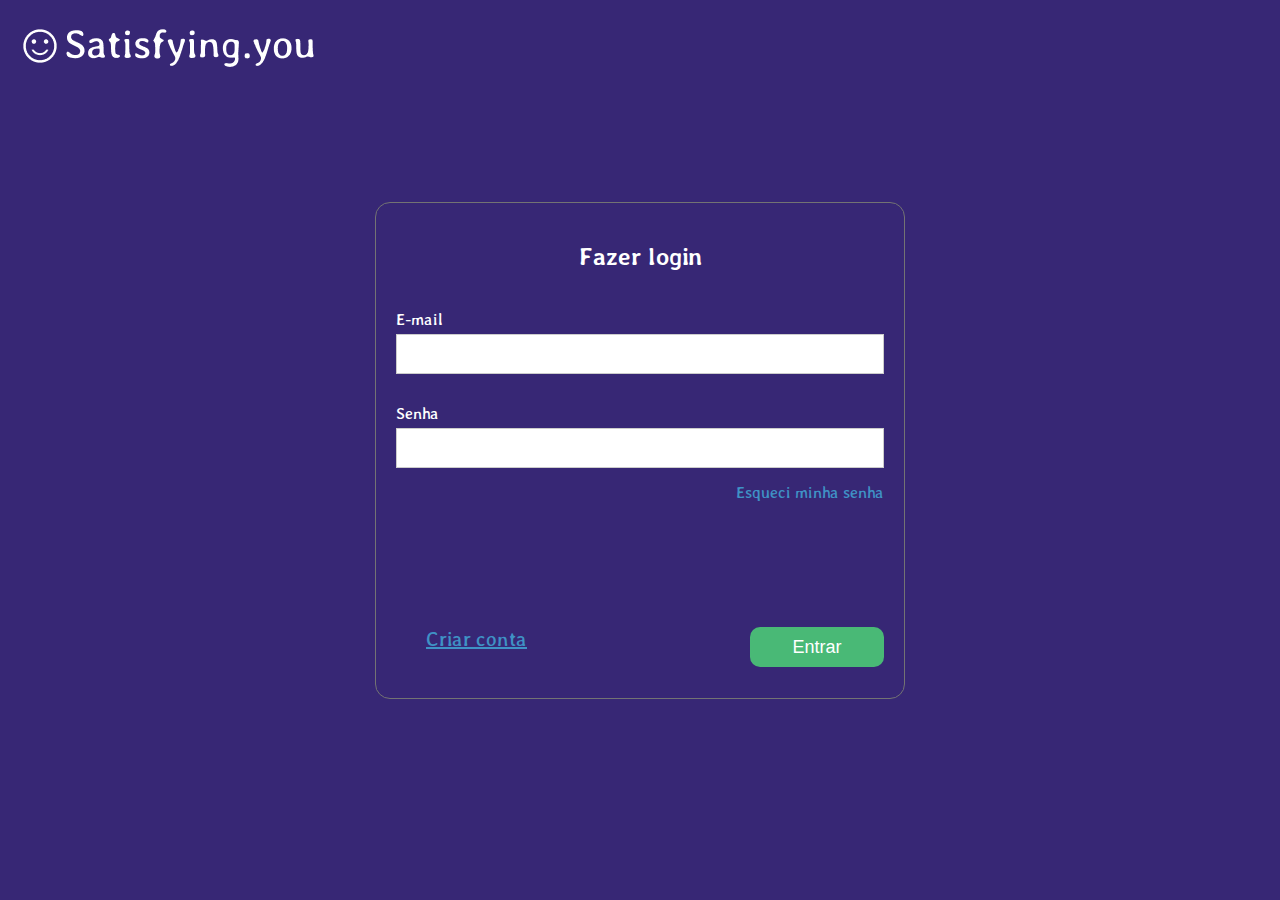
<file: Index.html>
<!DOCTYPE html>
<html lang="pt-br">

<head>
  <meta charset="UTF-8">
  <meta name="viewport" content="width=device-width, initial-scale=1.0">
  <title>Index</title>
  <link rel="stylesheet" href="https://fonts.googleapis.com/css2?family=Averia+Libre&display=swap">
  <link rel="stylesheet" href="./css/index.css">
  <link rel="icon" href="./Assets/icon/favicon.ico">
  
</head>

<body>
  
  <div class="logo">
    <img class="img-logo" src="Assets/images/Group13.png" />
    
</div>

  <div class="login-container">

    <h2>Fazer login</h2>
    <br>
    <form id="formLogin">
      <div class="form-group">
        <label class="form-group label" for="E-mail">E-mail</label>
        <input class="form-group input" type="email" id="E-mail" name="E-mail" required>
      </div>
      <div class="form-group">
        <label class="form-group label" for="password">Senha</label>
        <input class="form-group input" type="password" id="password" name="password" required>
        <div class="R"> 
          <span id="formError" style="visibility: hidden">E-mail e/ou senha inválidos.</span>
          <a href="RecuperarSenha.html">Esqueci minha senha</a>
        </div>
      </div>
    
      <div class="form-group">
        <div class="link">
        <a href="NovaConta.html" class="criar">Criar conta</a>
        <button id="btnconfirma" type="submit" class="entrar">Entrar</button>
      </div>
        
      </div>

    </form>
  </div>
  
  <script src="Index.js"></script>

</body>

</html>
</file>
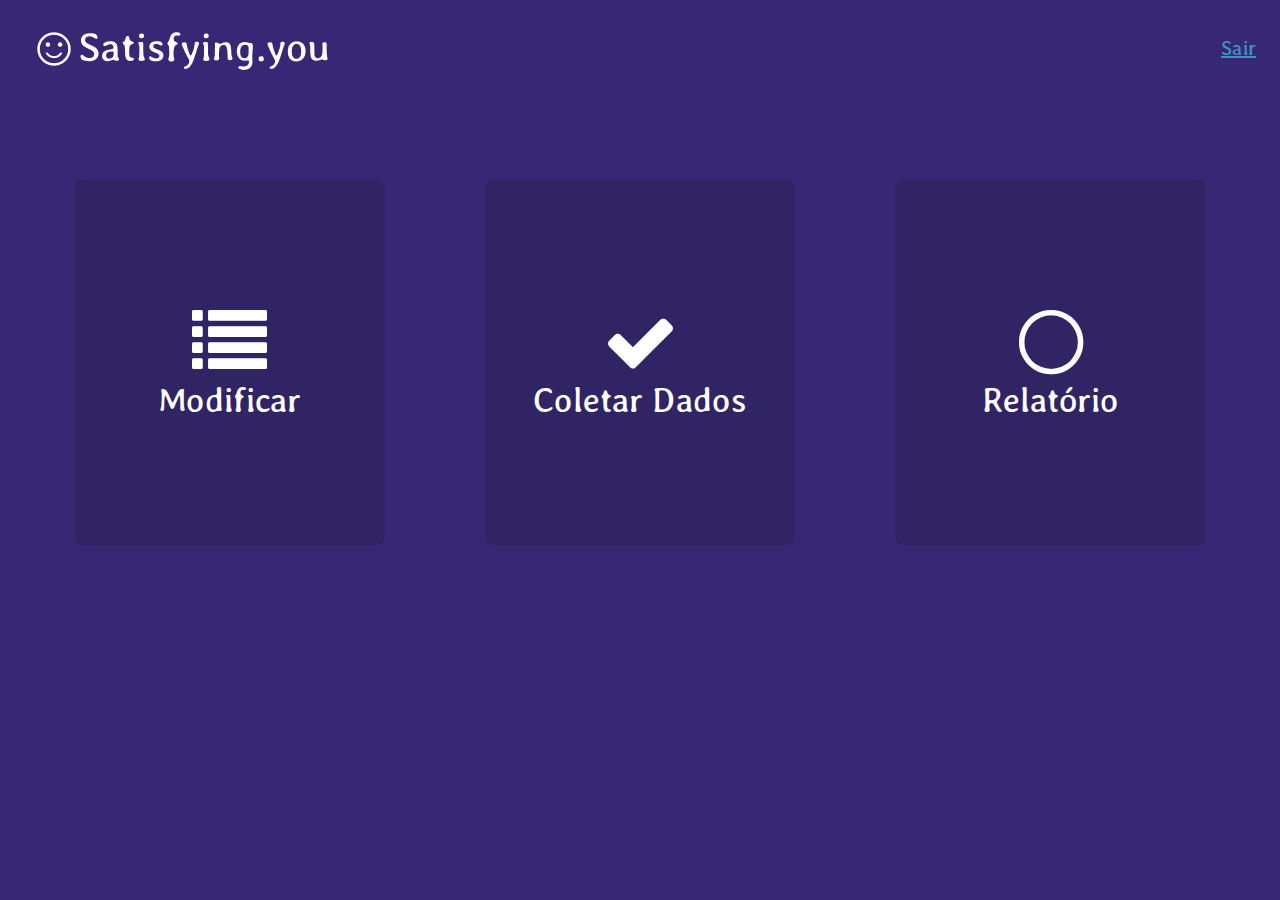
<file: AcoesPesquisa.html>
<!DOCTYPE html>
<html>

<head>
    <title>AcoesPesquisa</title>
    <meta charset="UTF-8">
    <meta name="viewport" content="width=device-width, initial-scale=1.0">
    <link rel="stylesheet" href="./css/acoesPesquisa.css">
    <link rel="icon" href="./Assets/icon/favicon.ico">
    <link rel="stylesheet" href="https://cdnjs.cloudflare.com/ajax/libs/font-awesome/4.7.0/css/font-awesome.css">
    <link rel="stylesheet" href="https://fonts.googleapis.com/css2?family=Averia+Libre&display=swap">
</head>

<body>
    <div class="rootacao">
        <div class="containerum">
            <img src="/Assets/images/Group13.png" />
            <a class="sair" href="/">Sair</a>
        </div>

        <div class="meioacao">
            <div class="opcoes">
                <a href="ModificarPesquisa.html" class="icon1" id="linkModificar"> <i class="fa fa-list fa-3x corbranca"  aria-hidden="true"></i> </a>
                <h1 class="corbranca">Modificar</h1>
            </div>

            <div class="opcoes">
                <a href="Coleta.html"> <i class="fa fa-check fa-3x corbranca" aria-hidden="true"></i> </a>
                <h1 class="corbranca" >Coletar Dados</h1>
            </div>

            <div class="opcoes">
                <a href="Relatorio.html"> <i class="fa fa-circle-thin fa-3x corbranca"></i></a>
                <h1 class="corbranca">Relatório</h1>
            </div>
        </div>
    </div>

    <script src="AcoesPesquisa.js">

    </script>

</body>
</html>
</file>
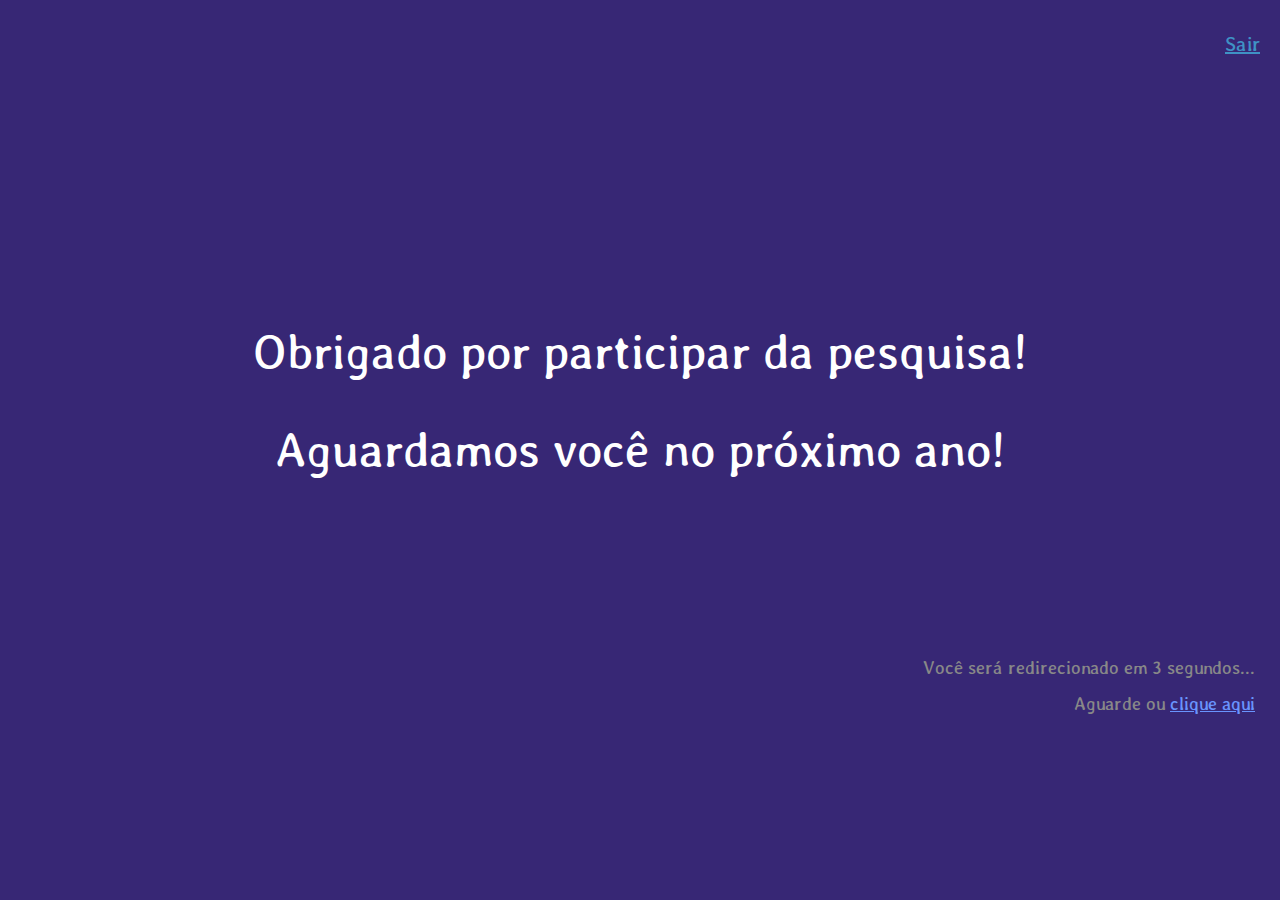
<file: AgradecimentoParticipacao.html>
<!DOCTYPE html>
<html lang="pt-br">
<head>
    <meta charset="UTF-8">
    <meta name="viewport" content="width=device-width, initial-scale=1.0">
    <title>Agradecimento de Participação</title>

    <link rel="icon" href="./Assets/icon/favicon.ico">
    <link rel="stylesheet" href="https://fonts.googleapis.com/css2?family=Averia+Libre&display=swap">
    <link rel="stylesheet" href="./css/agradecimentoParticipacao.css">
</head>
<body>
    <header>
        <a href="./Index.html">Sair</a>
    </header>

    <main>
        <div class="mensagem">
            <h1>Obrigado por participar da pesquisa!</h1>
            <h1>Aguardamos você no próximo ano!</h1>
        </div>

        <div class="aviso">
            <p>Você será redirecionado em 3 segundos...</p>
            <p>Aguarde ou <a href="./Coleta.html">clique aqui</a></p>
        </div>
    </main>

    <script src="./AgradecimentoParticipacao.js"></script>

</body>
</html>
</file>
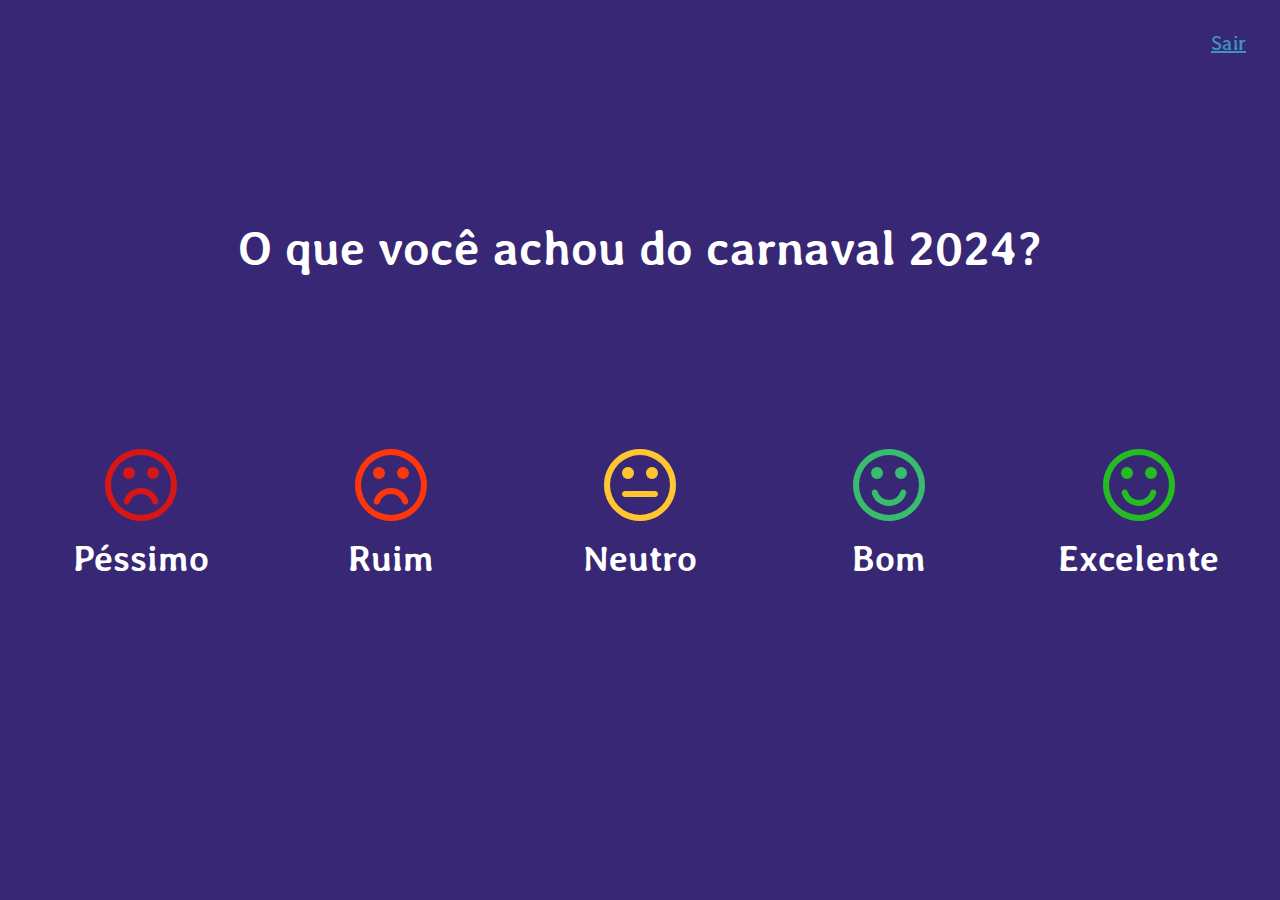
<file: Coleta.html>
<!DOCTYPE html>
<html>

<head>
    <title>Coleta</title>
    <meta charset="UTF-8">
    <meta name="viewport" content="width=device-width, initial-scale=1.0">
    <link rel="stylesheet" href="./css/coleta.css">
    <link rel="icon" href="./Assets/icon/favicon.ico">
    <link rel="stylesheet" href="https://cdnjs.cloudflare.com/ajax/libs/font-awesome/4.7.0/css/font-awesome.css">
    <link rel="stylesheet" href="https://fonts.googleapis.com/css2?family=Averia+Libre&display=swap">
    <link rel="stylesheet" href="https://fonts.googleapis.com/icon?family=Material+Icons">
</head>

<body>
    <div class="rootcoleta">
        <div class="containersair">
            <a class="sair" href="/">Sair</a>
        </div>
    
        <div class="meio">
            <h1 class="corbranca">O que você achou do carnaval 2024?</h1>
        </div>
        
        <div class="emojis">
            <div class="containers">
                <a href="AgradecimentoParticipacao.html" class="corvermelhoescura"> <i class="fa fa-frown-o fa-3x" aria-hidden="true"></i></a>
                <h1 class="reacao">Péssimo</h1>
            </div>

            <div class="containers">
                <a href="AgradecimentoParticipacao.html"  class="corlaranja"> <i class="fa fa-frown-o fa-3x" aria-hidden="true"></i></a>
                <h1 class="reacao">Ruim</h1>
            </div>
            
            <div class="containers">
                <a href="AgradecimentoParticipacao.html"  class="coramarela"> <i class="fa fa-meh-o fa-3x" aria-hidden="true"></i></a>
                <h1 class="reacao">Neutro</h1>
            </div>

            <div class="containers">
                <a href="AgradecimentoParticipacao.html"  class="corverde"> <i class="fa fa-smile-o fa-3x" aria-hidden="true"> </i></a>
                <h1 class="reacao">Bom</h1>
            </div>

            <div class="containers">
                <a href="./AgradecimentoParticipacao.html" class="corverde2"> <i class="fa fa-smile-o fa-3x" aria-hidden="true"> </i></a>
                <h1 class="reacao">Excelente</h1>
            </div>
        </div>
    </div>
</body>
</html>
</file>
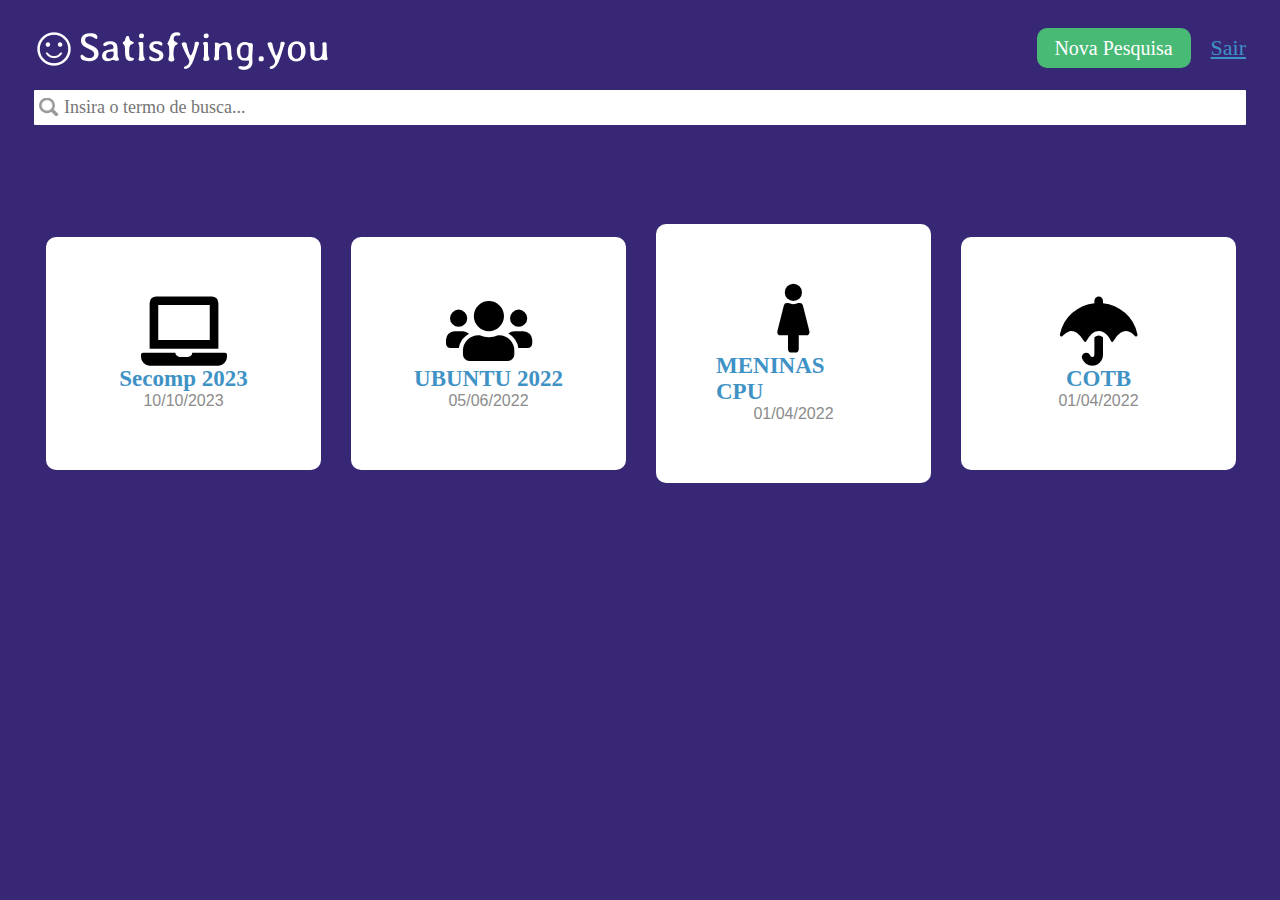
<file: Home.html>
<!DOCTYPE html>
<html>

<head>
    <title>Home</title>
    <meta charset="UTF-8">
    <meta name="viewport" content="width=device-width, initial-scale=1.0">
    <link rel="stylesheet" href="./css/home.css">
    <link rel="icon" href="./Assets/icon/favicon.ico">
    <link rel="stylesheet" href="https://cdnjs.cloudflare.com/ajax/libs/font-awesome/5.15.2/css/all.min.css">
</head>

<body>

    <div class="roothome">
        <div class="container">
            <img src="/Assets/images/Group13.png">
            <a class="sair" href="/">Sair</a>
            <a href="/NovaPesquisa.html"><button type="submit" class="button">Nova Pesquisa</button></a>

            <div class="divpesquisa">              
                <input type="text" id="pesquisa" placeholder="Insira o termo de busca..."/>
            </div>
            
        </div>

        <div class="meio" id="lista"></div>

    </div>
    <script src="Home.js"></script>
</body>

</html>
</file>
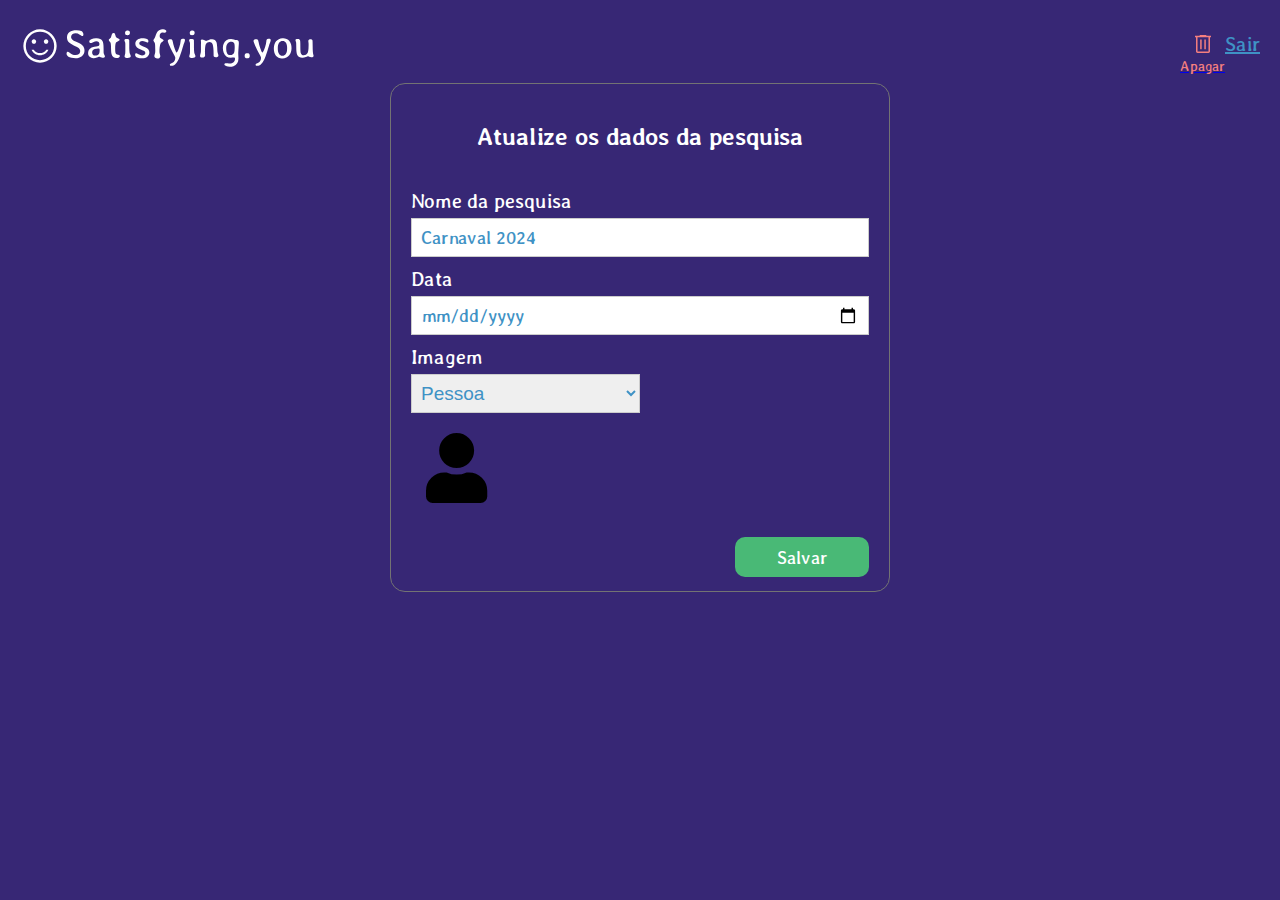
<file: ModificarPesquisa.html>
<!DOCTYPE html>
<html lang="pt-br">

<head>
  <meta charset="UTF-8">
  <meta name="viewport" content="width=device-width, initial-scale=1.0">
  <title>Modificar Pesquisa</title>
  <link rel="stylesheet" href="https://fonts.googleapis.com/css2?family=Averia+Libre&display=swap">
  <link rel="stylesheet" href="./css/modificarPesquisa.css">
  <link rel="icon" href="./Assets/icon/favicon.ico">
  <link rel="stylesheet" href="Assets/icon/favicon.ico">
  <link rel="stylesheet" href="https://cdnjs.cloudflare.com/ajax/libs/font-awesome/5.15.2/css/all.min.css">
</head>

<body>
  <header>
    <img src="./Assets/icon/logo.svg" alt="logo Satisfying.you">

    <div class="botoes">
      <div class="apagar">
        <a href="#popupAtivo" id="btnApagar">
        <img src="./Assets/icon/apagar.svg" alt="icone de lixeira">
        <span>Apagar</span>
      </a>
      </div>
      <a href="Index.html" id="sair">Sair</a>
    </div>   
  </header>

  <main>
    <h1>Atualize os dados da pesquisa</h1>

    <form class="formulario" action="Home.html" id="formModifica">
        <div class="form-group">
          <label class="form-label" for="txtPesquisa">Nome da pesquisa</label>
          <input type="text" class="form-input" name="nomePesquisa" id="txtPesquisa" placeholder="Carnaval 2024" required>
        </div>
        <div class="form-group">
          <label class="form-label" for="txtData">Data</label>
          <input type="date" class="form-input" name="data" id="txtData" required>
        </div>
        <div class="form-group">
          <label class="form-label" for="txtImagem">Imagem</label>
          <select name="imagem" id="listaImagem" class="form-select">
            <option value="fa-user">Pessoa</option>
            <option value="fa-users">Pessoas</option>
            <option value="fa-phone">Telefone</option>
            <option value="fa-envelope">E-mail</option>
            <option value="fa-music">Música</option>
            <option value="fa-heart">Coração</option>
            <option value="fa-laptop">Notebook</option>
            <option value="fa-bomb">Bomba</option>
            <option value="fa-cloud">Nuvem</option>
            <option value="fa-bolt">Raio</option>
            <option value="fa-ghost">Fantasma</option>
            <option value="fa-mug-hot">Café</option>
            <option value="fa-umbrella">Guarda-chuva</option>
            <option value="fa-female">Mulher</option>
            <option value="fa-male">Homem</option>
          </select>

          <div>
            <i id="exemploIcone" class="fa fa-3x fa-user"></i>
          </div>
        </div>

      <div class="btn-criar">    
          <button type="submit">Salvar</button>
      </div>
    </form>
  </main>

  <div class="container-popup" id="popupAtivo">
    <div class="popup">
      <span>Tem certeza de apagar essa pesquisa?</span>
      <div class="btn-popup">
        <a href="./Home.html"><button class="btn-Sim" id="botaoExcluir">Sim</button></a>
        <!--o href do botão "Cancelar" funciona como um link vazio e fecha o popup usando a pseudo-classe :target-->
        <a href="#"><button class="btn-Nao">Cancelar</button></a>
      </div>
    </div>
  </div>
  <script src="ModificarPesquisa.js">

  </script>
</body>
</html>
</file>
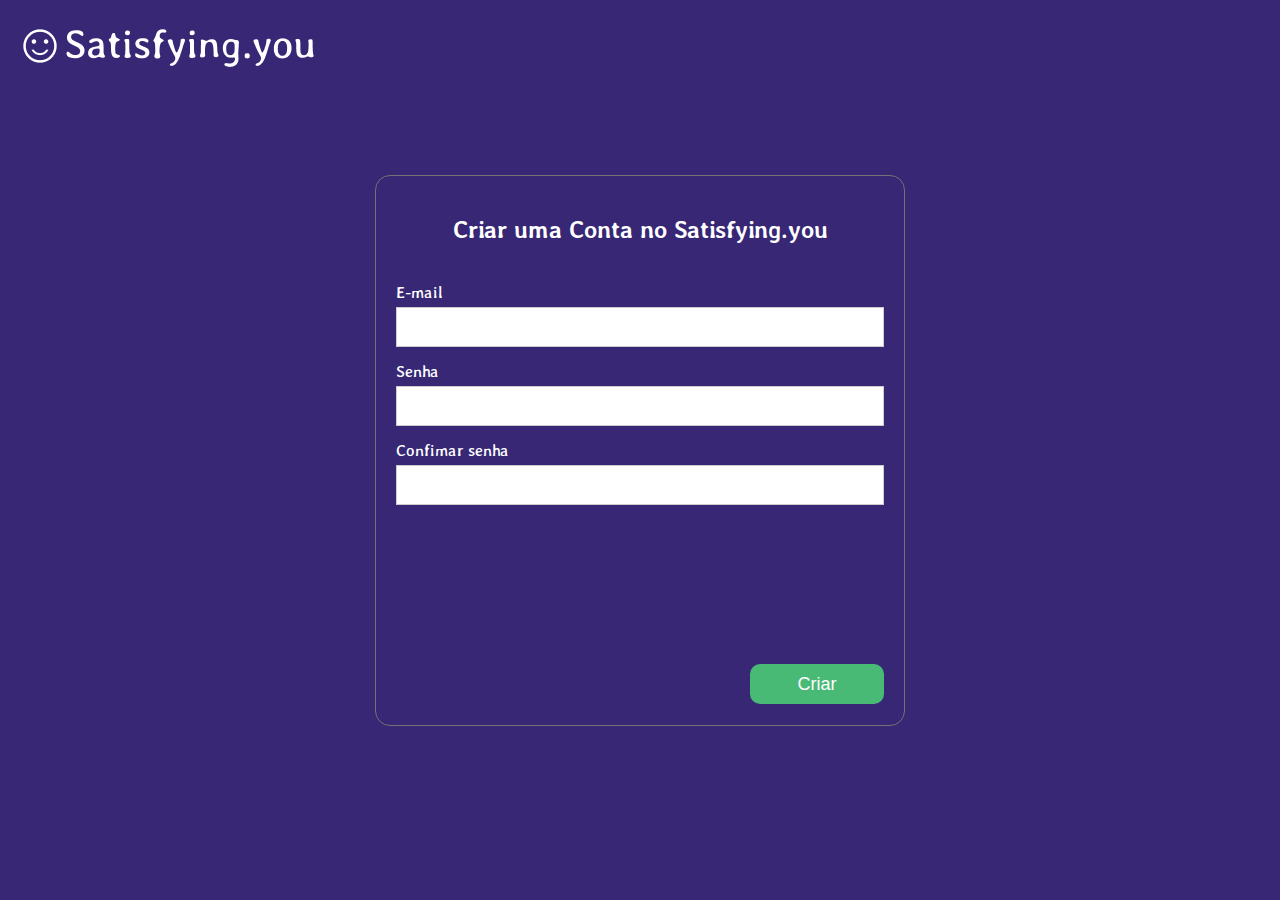
<file: NovaConta.html>
<!DOCTYPE html>
<html lang="pt-br">
<html>

<head>
    <meta charset="UTF-8">
    <meta name="viewport" content="width=device-width, initial-scale=1.0">
    <title>Nova Conta</title>
    <link rel="stylesheet" href="https://fonts.googleapis.com/css2?family=Averia+Libre&display=swap">
    <link rel="stylesheet" href="css/novaConta.css">
    <link rel="icon" href="./Assets/icon/favicon.ico">

</head>

<body>


    <div class="logo">
        <img class="img-logo" src="Assets/images/Group13.png" />

    </div>
    <div class="login-container">
        <h2>Criar uma Conta no Satisfying.you</h2>
        <br>

        <form id="criarConta">
            <div class="form-group">
                <label for="E-mail">E-mail</label>
                <input type="email" id="E-mail" required>
            </div>

            <div class="form-group">
                <label for="password"> Senha </label>
                <input type="password" id="password" name="password" required>
            </div>

            <div class="form-group">
                <label for="password"> Confimar senha </label>
                <input type="password" id="password2" name="password2" required>
            </div>

            <div class="form-group" id="formError" style="visibility: hidden;">
                <span>As senhas não conferem</span>
            </div>

            <div class="form-group">
             <div class="link">
                <button id="btncriar" type="submit" class="criar">Criar</button>
             </div>
            </div>
        </form>
    </div>
    <script src="NovaConta.js"></script>
</body>

</html>
</file>
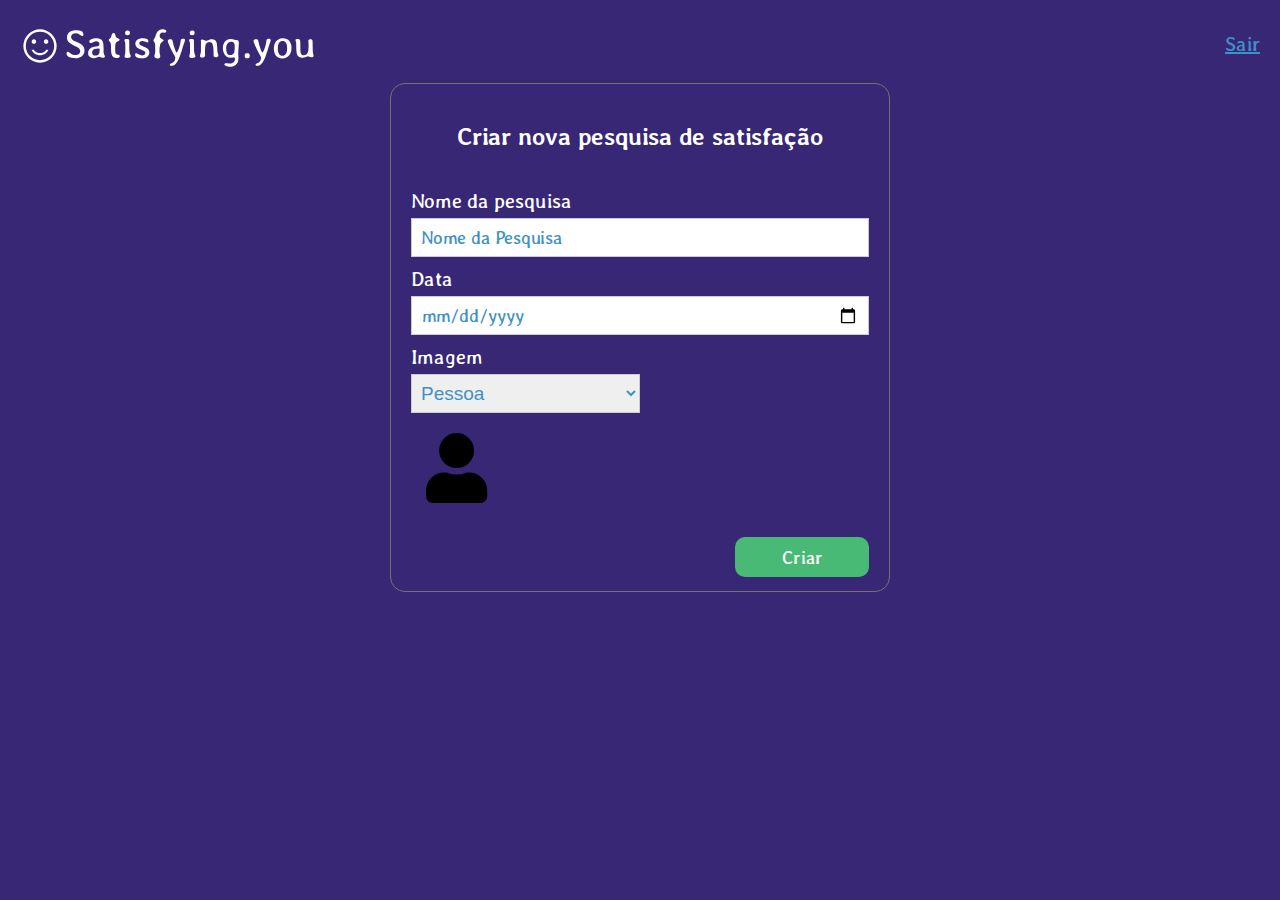
<file: NovaPesquisa.html>
<!DOCTYPE html>
  <html lang="pt-br">
  <head>
    <meta charset="UTF-8">
    <meta name="viewport" content="width=device-width, initial-scale=1.0">
    <title>Nova Pesquisa</title>

    <link rel="stylesheet" href="https://fonts.googleapis.com/css2?family=Averia+Libre&display=swap">
    <link rel="stylesheet" href="./css/novaPesquisa.css">
    <link rel="icon" href="./Assets/icon/favicon.ico">
    <link rel="stylesheet" href="https://cdnjs.cloudflare.com/ajax/libs/font-awesome/5.15.2/css/all.min.css">
  </head>
  <body>
    <header>
        <img src="./Assets/icon/logo.svg" alt="logo Satisfying.you">
        <a href="Index.html">Sair</a>
    </header>

    <main>
      <h1>Criar nova pesquisa de satisfação</h1>

      <form class="formulario" action="./Home.html" id="formAdicionar">
          <div class="form-group">
            <label class="form-label" for="txtPesquisa">Nome da pesquisa</label>
            <input type="text" class="form-input" name="nomePesquisa" id="txtPesquisa" placeholder="Nome da Pesquisa" required>
          </div>
          <div class="form-group">
            <label class="form-label" for="txtData">Data</label>
            <input type="date" class="form-input" name="data" id="txtData" required>
          </div>
          <div class="form-group">
            <label class="form-label" for="txtImagem">Imagem</label>
            <select name="imagem" id="listaImagem" class="form-select">
              <option value="fa-user">Pessoa</option>
              <option value="fa-users">Pessoas</option>
              <option value="fa-phone">Telefone</option>
              <option value="fa-envelope">E-mail</option>
              <option value="fa-music">Música</option>
              <option value="fa-heart">Coração</option>
              <option value="fa-laptop">Notebook</option>
              <option value="fa-bomb">Bomba</option>
              <option value="fa-cloud">Nuvem</option>
              <option value="fa-bolt">Raio</option>
              <option value="fa-ghost">Fantasma</option>
              <option value="fa-mug-hot">Café</option>
              <option value="fa-umbrella">Guarda-chuva</option>
              <option value="fa-female">Mulher</option>
              <option value="fa-male">Homem</option>
            </select>

            <div>
              <i id="exemploIcone" class="fa fa-3x fa-user"></i>
            </div>
          </div>
  
        <div class="btn-criar">    
            <button type="submit">Criar</button>
        </div>
      </form>
    </main>

    <script src="NovaPesquisa.js"></script>
  </body>
  </html>
</file>
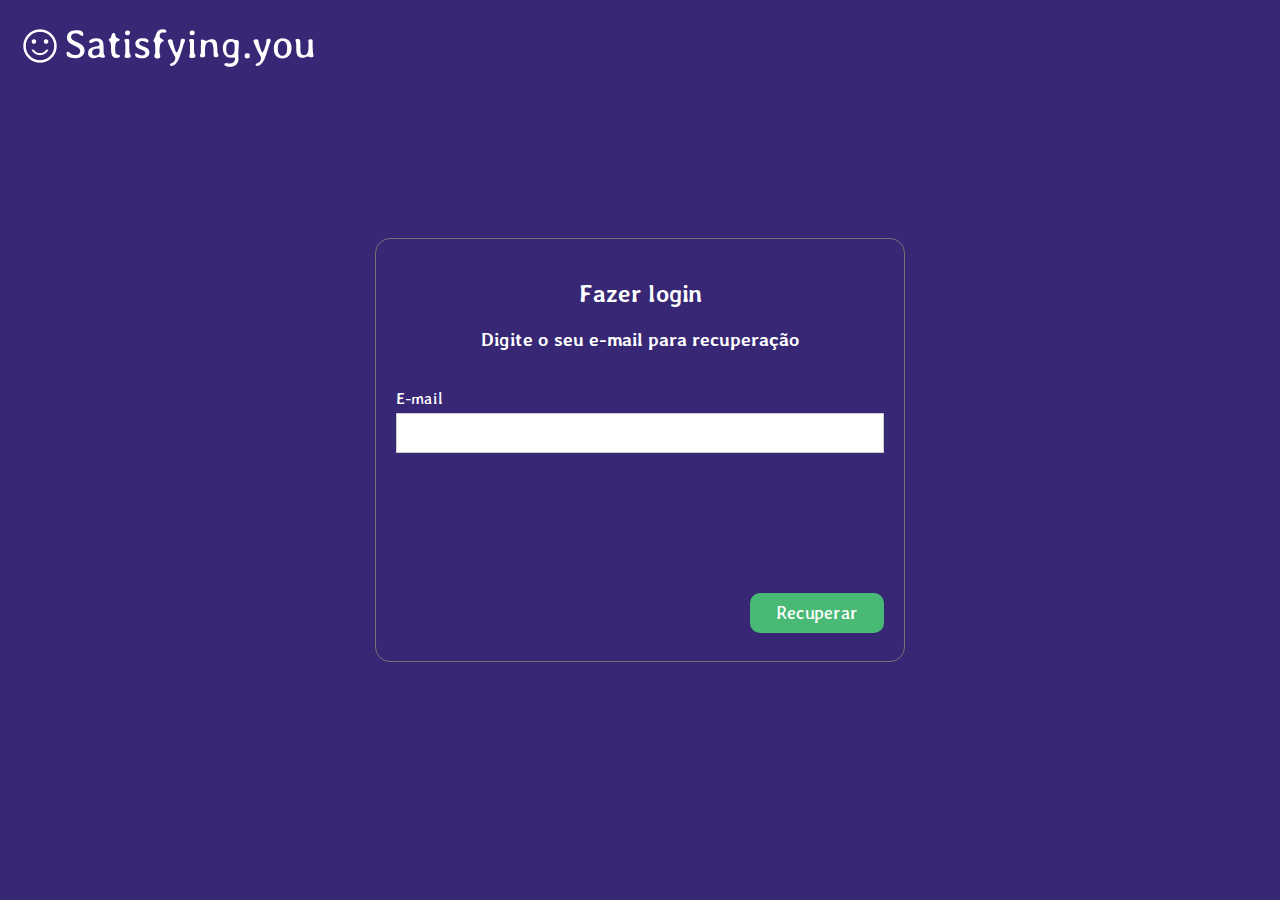
<file: RecuperarSenha.html>
<!DOCTYPE html>
<html lang="pt-br">

<head>
    <meta charset="UTF-8">
    <meta name="viewport" content="width=device-width, initial-scale=1.0">
    <title>RecuperarSenha</title>
    <link rel="stylesheet" href="https://fonts.googleapis.com/css2?family=Averia+Libre&display=swap">
    <link rel="stylesheet" href="./css/recuperarSenha.css">
    <link rel="icon" href="./Assets/icon/favicon.ico">
    <link rel="stylesheet" href="Assets/icon/favicon.ico">
</head>

<body>

    <div class="logo">
        
        <img class="img-logo" src="Assets/images/Group13.png" />

    </div>

    <div class="login-container">
        <h2>Fazer login</h2>
        <h3>Digite o seu e-mail para recuperação</h3>
        <br>
        <form id="recuperar">
            <div class="form-group">
                <label class="form-group label" for="E-mail">E-mail</label>
                <input class="form-group input" type="email" id="E-mail" name="E-mail" required>
            </div>
            <div class="form-group">
                <div class="link">
                    <a href="Index.html" class="recuperar">Recuperar</a>
                </div>
            </div>

        </form>
    </div>


</body>

</html>
</file>
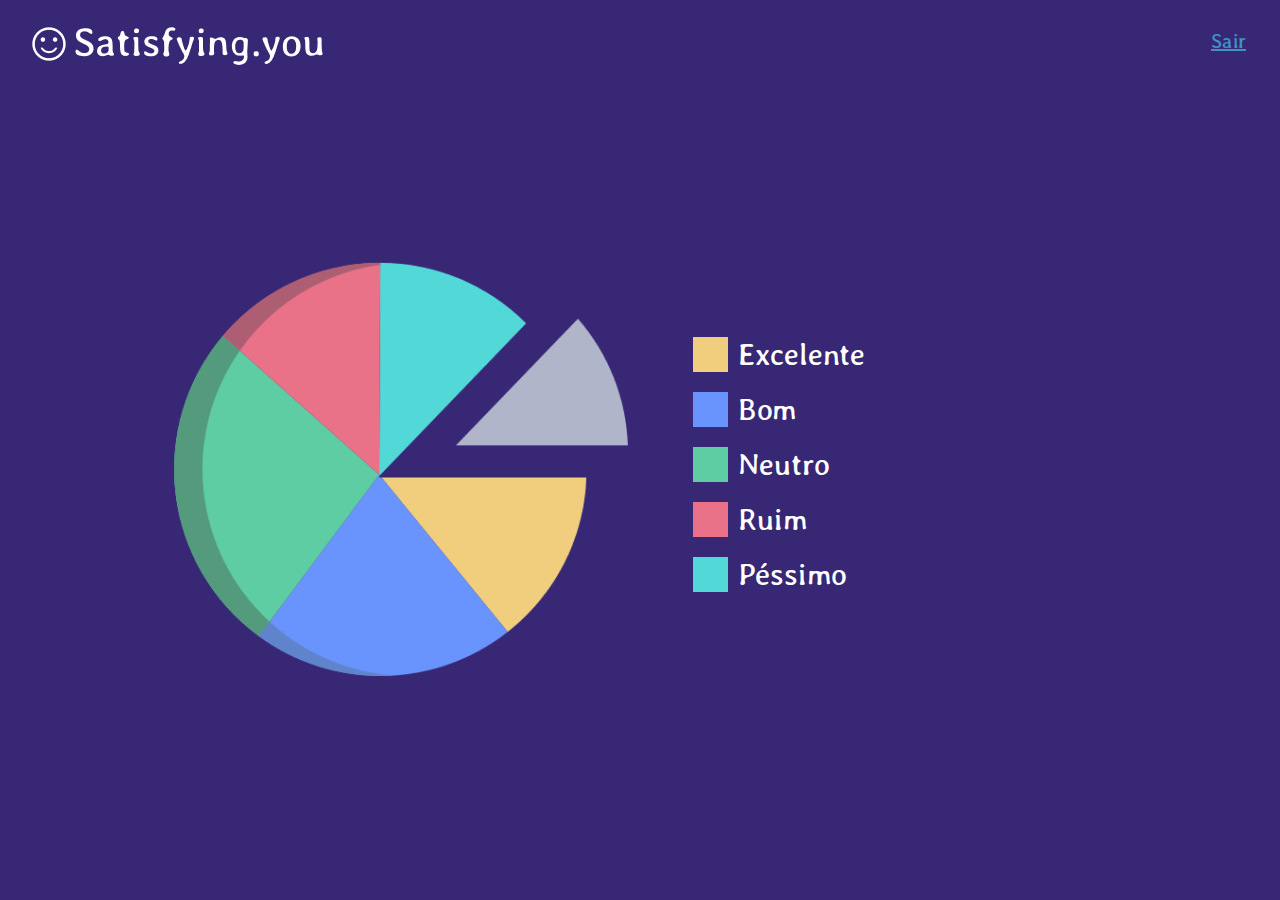
<file: Relatorio.html>
<!DOCTYPE html>
<html>
    <head>
        <title>Relatorio</title>
        <meta charset="UTF-8">
        <meta name="viewport" content="width=device-width, initial-scale=1.0">
        <link rel="stylesheet" href="./css/relatório.css">
        <link rel="stylesheet" href="https://cdnjs.cloudflare.com/ajax/libs/font-awesome/4.7.0/css/font-awesome.css">
        <link rel="icon" href="./Assets/icon/favicon.ico">
        <link rel="stylesheet" href="https://fonts.googleapis.com/css2?family=Averia+Libre&display=swap">
        <link href="https://fonts.googleapis.com/icon?family=Material+Icons" rel="stylesheet">
    </head>
    
    <body>
    
        <div class="rootRelatorio">
            <div class="container">
                <img src="/Assets/images/Group13.png">
                <a class="sair" href="/">Sair</a>
            </div>
            
            <div class="meio">
                <div class="gigantesco">
                    <img src="/Assets/images/pie-chart1.png">
                </div>
    
                <div class="ajustando">
                    <div class="indicadores">
                        <img src="/Assets/images/Rectangle 3.png" class="imagem">
                        <span class="corbranca">Excelente<span>
                    </div>
    
                    <div class="indicadores">
                        <img src="/Assets/images/Rectangle 4.png" class="imagem">
                        <span class="corbranca">Bom<span>
                    </div>
    
                    <div class="indicadores">
                        <img src="/Assets/images/Rectangle 5.png" class="imagem">
                        <span class="corbranca">Neutro<span>
                    </div>
    
                    <div class="indicadores">
                        <img src="/Assets/images/Rectangle 6.png" class="imagem">
                        <span class="corbranca">Ruim<span>
                    
                    </div>
    
                    <div class="indicadores">
                        <img src="/Assets/images/Rectangle 7.png"class="imagem">
                        <span class="corbranca">Péssimo<span>
                    </div>
    
                </div>
            </div>
            
        </div>

       
    </body>

</html>
</file>
<file: css/index.css>
body {
    font-family: "Averia Libre", sans-serif; 
    margin: 0;
    padding: 0;
    display: flex;
    justify-content: center;
    align-items: center;
    min-height: 100vh;
    background-color: #372775;
  }
  
  .logo{
    position: absolute;
    top: 20px;
    left: 20px;
  }
   
  .login-container {
    background-color: #372775;
    border: 1px solid #737373;
    border-radius: 15px;
    padding: 20px;
    width: 488px;
    height: 455px;
  }
  
  .login-container h2 {
    margin-bottom: 20px;
    color:#fff; 
    display: flex;
    flex-direction: column;
    justify-content: center;
    align-items: center;
  }

  .form-group {
    width: 100%;
    margin-bottom: 15px;
    display: flex;
    flex-direction: column;
    justify-content: center;
    align-items: flex-start;
    
  }

  .form-group label {
    width: 126px;
    height: 29;
    display: flex;
    margin-bottom: 5px;
    color: #fff;
    
  }

  .form-group input {
    width: 100%;
    height: 3em;
    border: 1px solid #ccc;
    box-sizing: border-box;

    
  }
  .R{
    display: flex;
    flex-direction: row;
    justify-content: space-between;
    width: 100%;
  }
  .form-group a {
    text-decoration: none;
    color:#3F92C5;
    text-align: right;
    margin-left: auto;
  }
  
  

  .form-group span {
    
    color: #FD7979;

  }

  .link{
    display: flex;
    flex-direction: row;
    justify-content: space-between;
    width: 100%;
    margin-top: 100px;
  }

  .form-group .criar {
      text-decoration: underline;
      float:left;
      margin-left: 30px;
      margin-top: 10px;
      text-align:left;
      font-size: 20px;
      
  }

  .form-group .entrar {
    
    background-color: #49B976;
    color: #fff;
    border: none;
    border-radius: 10px;
    margin-left: auto;
    cursor: pointer;
    margin-top: 10px;
    width: 134px;
    height: 40px;
    float: right;
    font-size: 18px;
    text-align: center;
    justify-content: center;
    
    
  }
</file>
<file: css/acoesPesquisa.css>
*{
    margin: 0;
    padding: 0;
    box-sizing: border-box;
}

body {
    font-family: "Averia Libre", sans-serif;
    justify-content: center;
    align-items: center;
    min-height: 100vh;
    background-color: #372775;
}

.rootacao {
    padding: 13px 24px;
    height: 100vh;
    border: none;
}

.containerum {
    margin: 10px;
    width: 100%;
}

.sair {
    display: flex;
    align-items: center;
    justify-content: center;
    flex-wrap: nowrap;
    font-family: "Averia Libre";
    color: #3F92C5;
    font-size: 20px;
    text-decoration-line: underline;
    height: 40px;
    float: right;
    padding: 5px;
    margin: 5px;
}

.meioacao {
    display: flex;
    flex-direction: row;
    flex-wrap: nowrap;
    justify-content: space-evenly;
    align-items: center;
    align-content: stretch ;
    margin-top: 25px;
    width: 100%;
    height: 60%;
}

.opcoes {
    display: flex;
    flex-direction: column;
    justify-content: center;
    align-items: center;
    align-content: stretch;
    background-color: #312464;
    font-size: 25px;
    width: 100%;
    height: 70%;
    margin: 50px;
    border-radius: 10px;
    padding: 30px 20px;
}

.corbranca{
    font-family: "Averia Libre";
    color: #FFF;
    text-align: center;
    font-size: 34px;
    font-style: normal;
    font-weight: 400;
}

.iconc1{
    color: #ffffff;
  }

  .iconc1:hover{
    color: #ffffff;
  }

  .input-icons i {
    position: absolute;
}
 
.input-icons {
    width: 100%;
    margin-bottom: 10px;
}
 
.icon {
    padding: 10px;
    min-width: 40px;
}
 
.input-field {
    width: 100%;
    padding: 10px;
    text-align: left;
}

@media (max-width: 500px){
    .meioacao{
        display: flex;
        flex-direction: column;
        margin-top: 50px;
    }

    .opcoes{
        font-size: 18px;
        margin: 10px;
        width: 85%;
    }

    .corbranca{
        font-size: 20px;
    }

    .containerum{
        display: flex;
        align-items: center;
        justify-content: space-evenly;
        gap: 10px;
    }

    .containerum img{
        width: 90%;
    }

    .sair{
        font-size: 22px;
    }
}
</file>
<file: css/agradecimentoParticipacao.css>
*{
    margin: 0;
    padding: 0;
    box-sizing: border-box;
}

body{
    font-family: "Averia Libre", sans-serif; 
    background-color: #372775;
    display: flex;
    flex-direction: column;
    /*align-items: center;*/
    height: 100vh;
}

header{
    display: flex;
    align-items: center;
    justify-content: end;
    width: 100%;
    padding: 27px 20px 5px;
    margin-top: 5px;
}

header a{
  color: #3F92C5;
  font-size: 20px;
  text-decoration-line: underline;
}

main{
    display: flex;
    flex-direction: column;
    width: 100%;
    min-height: 90vh;
    align-items: center;
    justify-content: center;
}

.mensagem h1{
    color: #ffffff;
    font-size: 48px;
    text-align: center;
    margin-bottom: 40px;
    font-weight: 400;
}

.aviso{
    width: 100%;
    min-height: 10vh;
    display: flex;
    flex-direction: column;
    align-items: flex-end;
    justify-content: flex-end;
    font-size: 18px;
    font-weight: 400;
    position: relative;
    top: 120px;
}

.aviso p{
    color: #888;
    margin-bottom: 15px;
    position: relative;
    right: 25px;
}

.aviso a{
    color: #6994FE;
    text-decoration-line: underline;
}
</file>
<file: css/coleta.css>
*{
    margin: 0;
    padding: 0;
    box-sizing: border-box;
}

body {
    font-family: "Averia Libre", sans-serif;
    justify-content: center;
    align-items: center;
    min-height: 100vh;
    background-color: #372775;
}

.rootcoleta {
    padding: 13px 24px;
    height: 100vh;
    border: none;
}

.sair{
    display: flex;
    justify-content: center;
    align-items: center;
    flex-wrap: nowrap;
    font-family: "Averia Libre";
    color: #3F92C5;
    font-size: 20px;
    text-decoration-line: underline;
    height: 40px;
    float: right;
    padding: 5px;
    margin: 10px 5px;
}

.meio{
    display: flex;
    flex-direction: row;
    flex-wrap: nowrap;
    justify-content: space-evenly;
    align-items: center;
    font-family: "Averia Libre", sans-serif;
    width: 100%;
    height: 40%;
}

.corbranca{
    color:#ffff;
    font-size: 48px;
}

.reacao{
    color:#ffff;
    font-size: 36px;
}

.corverde{
    color:#37BD6D;
}

.corverde2{
    color:#25BC22;
}

.corvermelha{
    color:#ff0000
}

.corlaranja{
    color: #FF360A
}

.coramarela{
    color: #FFC632;
}

.corvermelhoescura{
    color: #D71616;
}

.emojis{
    display: flex;
    flex-direction: row;
    justify-content: center;
    align-items: center;
    align-content: stretch;
    width: 100%;
    height: auto;
    font-size: 28px;
    gap: 15px;
    border-radius: 10px;
    padding-top: 5px;
}

.containers{
    display: flex;
    flex-direction: column;
    justify-content: center;
    align-items: center;
    align-content: stretch;
    width: 100%;
    height: auto;
    gap: 10px;
    margin: 5px;
    border-radius: 10px;
    padding-top: 10px;
}

@media (max-width: 500px){
    .emojis{
        display: flex;
        flex-direction: column;
        font-size: 22px;
    }

    .containers{
        margin: 5px 20px;
        padding-top: 3px;
        width: 60%;
    }

    .meio{
        padding: 0;
        height: 20%;
    }
    .corbranca{
        font-size: 39px;
    }

    .reacao{
        font-size: 30px;
    }

    .sair{
        font-size: 22px;
        margin-bottom: 0;
    }
}
</file>
<file: css/home.css>
*{
    margin: 0;
    padding: 0;
    box-sizing: border-box;
  }
  
  body {
  font-family: "Averia Libre", sans-serif; 
  justify-content: center;
  align-items: center;
  min-height: 100vh;
  background-color: #372775;
  }

   .roothome{
    padding: 13px 24px;
    height: 100vh;    
    border: none;  
    }

    .container{
      margin: 10px;
    }
    
    .divpesquisa{ 
    border: none; 
    height: 30%; 
    } 

    #pesquisa{
    display: flex;
    flex-direction: column;
    justify-content: center;
    width: 100%;
    height: 35px;
    border-radius: 1px;
    border: none;
    margin-top: 15px;
    color: #8B8B8B;
    font-family: "Averia Libre";
    font-size: 18px;
    font-style: normal;
    font-weight: 400;
    padding-left: 30px;
    background-image: url(/Assets/images/iconPesquisa.png);
    background-size: 20px;
    background-repeat: no-repeat;
    background-position: 5px center;
}
    

    #txtBusca{
    float:left;
    background-color: rgb(255, 255, 255);
    padding-left:400px;
    border:none;
    height:36px;
    width:900px;
    }

  .button{
   background-color: #49B976;
   font-family: "Averia Libre";
   font-size: 20px;
   color: #fff;
   text-align: center;
   border: none;
   border-radius: 10px;
   margin-left: auto;
   cursor: pointer;
   width: 154px;
   height: 40px;
   float: right;
   margin-top: 5px;
   margin-right: 10px;
  }

  .sair {
    display: flex;
    justify-content: center;
    align-items: center;
    flex-wrap: nowrap;
    font-family: "Averia Libre";
    color: #3F92C5;
    font-size: 22px;
    text-decoration-line: underline;
    height: 40px;
    float: right;
    margin-top: 5px;
    padding-left: 10px;
}

  .meio{
    display: flex;
    /*flex-direction: row;
    flex-wrap: nowrap;*/
    flex-wrap: wrap;  /*Faz com que ao atingir 4 cards os próximos quebrem para a linha abaixo*/
    justify-content: flex-start;
    align-items: center;
    gap: 30px;
    align-content: stretch;
    padding: 10px;
    padding-right: 2px;
    margin-left: 12px;
    width: 100%;
    height: 50%;
  }

  .c1 {
    display: flex;
    flex-direction: column;
    justify-content: center;
    align-items: center;
    align-content: stretch;
    background-color: #ffffff;
    font-family: Averia Libre;
    color: #3F92C5;
    font-size: 23px;
    font-style: normal;
    font-weight: 400;
    /*width: 100%;*/
    width: calc(25% - 30px);  /*Calcule a largura dos cards para caberem na tela e manter o espaçamento*/
    height: auto;
    margin: 5px 0;
    border-radius: 10px;
    padding: 60px;
}

.c1 p {      /*configurações da data*/
  color: #8B8B8B;
  text-align: center;
  font-family: "Averia Libre", sans-serif;
  font-size: 16px;
  font-style: normal;
  font-weight: 400;
}

  .iconc1{
    color: #000;
  }

  .iconc1:hover{
    color: #372775;
  }

  .input-icons i {
    position: absolute;
}
 
.input-icons {
    width: 100%;
    margin-bottom: 10px;
}
 
.icon {
    padding: 10px;
    min-width: 40px;
}
 
.input-field {
    width: 100%;
    padding: 10px;
    text-align: left;
}

@media (max-width: 500px) {
  .meio{
   flex-wrap: wrap;
   justify-content: space-between;
   margin: 1px;
   padding-right: 10px;
  }
 
  .c1{
   width: calc(50% - 25px);
   margin: 5px; 
   padding: 20px; 
   font-size: 18px;
  }

.button, .sair{
  width: calc(45% - 10px);
  justify-content: flex-end;
  margin-bottom: 10px;
}

.button{
  width: 130px;
  font-size: 18px;
  position: relative;
  left: 90px;
}

 }
</file>
<file: css/modificarPesquisa.css>
*{
  margin: 0;
  padding: 0;
  box-sizing: border-box;
}

body {
    font-family: "Averia Libre", sans-serif; 
    background-color: #372775;
    display: flex;
    flex-direction: column;
    align-items: center;
    min-height: 100vh;
  }
   
header{
    display: flex;
    align-items: center;
    justify-content: space-between;
    width: 100%;
    padding: 20px 20px 5px;
}

.botoes{
  display: flex;
  align-items: flex-start;
  position: relative;
  top: 9px;
}

.apagar{
  text-align: center;
  margin-top: 0 auto;
}

.apagar img{
  display: block;
  margin: 0 auto;
}

.apagar span{
  margin-top: 0px;
  color: #f57f7f;
  font-size: 14px;
  font-family: "Averia Libre", sans-serif;
  text-align: center;
}

#sair{
  color: #3F92C5;
  font-size: 20px;
  text-decoration-line: underline;
  margin-top: 0;
}

 main{
  border: 1px solid #737373;
  border-radius: 15px;
  width: 500px;
  height: 509px;
  padding: 20px 20px 5px;
  margin-top: 10px;
 }

 main h1{
  color: #ffffff;
  font-size: 24px;
  margin-top: 18px;
  margin-bottom: 18px;
  display: flex;
  flex-direction: column;
  justify-content: center;
  align-items: center;
 }

.formulario{
  position: relative;
  top: 20px;
  height: 80%;
}

 .form-group{
  width: 100%;
  display: flex;
  flex-direction: column;
  justify-content: center;
  align-items: flex-start;
  margin-bottom: 10px;
 }

 .form-label{
  color: #ffffff;
  font-size: 20px;
  margin-bottom: 5px;
 }

 .form-select{
    color: #3F92C5;
    border: 1px solid #ccc;
    font-size: 19px;
    padding: 5px;
    margin-bottom: 5px;
    width: 50%;
    height: 39px;
 }

 .form-input{
  width: 100%;
  height: 39px;
  border: 1px solid #ccc;
  font-family: Averia Libre;
  color: #3F92C5;
  font-size: 18px;
  padding: 9px;
 }

 .form-input::placeholder{
  color: #3F92C5;
 }

 #exemploIcone{   /* .form-group img   */
  width: 129px;
  height: 129px;
  margin-top: 5px;
  font-size: 70px;
  padding: 10px 15px;
 }

 .style-file{
  display: flex;
  flex-direction: row;
  align-items: flex-start;
  justify-content: space-between;
  width: 100%;
 }

 .input-file-invisivel{
  display: none;
 }

 .btn-escolher{
  background-color: #88928c;
  color: #fff;
  text-align: center;
  line-height: 30px;
  padding: 5px;
  cursor: pointer;
 }

 .btn-criar{
  display: flex;
  justify-content: flex-end;
  position: relative;
  bottom: 25px;
 }

 .btn-criar button{
  font-family: "Averia Libre", sans-serif;
  background-color: #49B976;
  color: #fff;
  border: none;
  border-radius: 10px;
  width: 134px;
  height: 40px;
  font-size: 18px;
  cursor: pointer;
 }

 /* Estilo do popup*/
 .container-popup {
  display: none;  /* torna o popup invisivel*/
  width: 100%;
  height: 100%;
  padding: 171px 47px;
  justify-content: center;
  align-items: center;
  position: fixed;
  top: 0;
  z-index: 999;
  background-color: rgba(0, 0, 0, 0.5);
}

.container-popup:target{
  display: flex;
}
/* fecha o popup*/
#popupAtivo:target{
  display: block;
}

.popup {
  display: flex;
  flex-direction: column;
  align-items: center;
  position: fixed;
  left: 50%; /*centraliza horizontalmente*/
  transform: translateX(-50%); /*alinha ao centro horizontalmente*/
  min-height: 150px;
  padding: 30px;
  background-color: #2B1F5C;
  color: #ffffff;
  font-family: "Averia Libre";
}

.popup span{
  font-size: 28px;
  text-align: center;
  font-weight: 400;
  width: 403px;
  height: 73px;
}

.btn-popup{
  display: flex;
  align-items: center;
  justify-content: space-between;
  width: 100%;
  height: 70px;
  margin-top: 15px;
}

.btn-popup button{
  color: #ffffff;
  font-family: "Averia Libre";
  font-size: 30px;
  font-weight: 400;
  border: none;
  width: 150px;
  height: 55px;
  cursor: pointer;
}

.btn-Sim{
  background-color: #FF8383;
}

.btn-Nao{
  background-color: #3F92C5;
}
</file>
<file: css/novaConta.css>
body {
  font-family: "Averia Libre", sans-serif; 
  margin: 0;
  padding: 0;
  display: flex;
  justify-content: center;
  align-items: center;
  min-height: 100vh;
  background-color: #372775;
}
 
.logo{
  position: absolute;
  top: 20px;
  left: 20px;
}

.login-container {
  background-color: #372775;
  border: 1px solid #737373;
  border-radius: 15px;
  padding: 20px;
  width: 488px;
  height: 509px;
}

.login-container h2 {
  margin-bottom: 20px;
  color:#fff; 
  display: flex;
  flex-direction: column;
  justify-content: center;
  align-items: center;
}

.form-group {
  width: 100%;
  margin-bottom: 15px;
  display: flex;
  flex-direction: column;
  justify-content: center;
  align-items: flex-start;
  
}

.form-group label {
  width: 126px;
  height: 29;
  display: flex;
  margin-bottom: 5px;
  color: #fff;
  
}

.form-group input {
  width: 100%;
  height: 3em;
  border: 1px solid #ccc;
  box-sizing: border-box;

  
}

.form-group a {
  text-decoration: none;
  color:#3F92C5;
  text-align: right;
  margin-left: auto;
}

.form-group span {
  
  color: #FD7979;

}

.link{
  display: flex;
  flex-direction: row;
  justify-content: space-between;
  width: 100%;
  margin-top: 100px;
}

.form-group .criar {
  background-color: #49B976;
  color: #fff;
  border: none;
  border-radius: 10px;
  margin-left: auto;
  cursor: pointer;
  margin-top: 10px;
  width: 134px;
  height: 40px;
  float: right;
  font-size: 18px;
  text-align: center;
  justify-content: center;
  
}
</file>
<file: css/novaPesquisa.css>
*{
  margin: 0;
  padding: 0;
  box-sizing: border-box;
}

body {
    font-family: "Averia Libre", sans-serif; 
    background-color: #372775;
    display: flex;
    flex-direction: column;
    align-items: center;
    min-height: 100vh;
  }
   
header{
    display: flex;
    align-items: center;
    justify-content: space-between;
    width: 100%;
    padding: 20px 20px 5px;
}

header a{
  color: #3F92C5;
  font-size: 20px;
  text-decoration-line: underline;
}

 main{
  border: 1px solid #737373;
  border-radius: 15px;
  width: 500px;
  height: 509px;
  padding: 20px 20px 5px;
  margin-top: 10px;
 }

 main h1{
  color: #ffffff;
  font-size: 24px;
  margin-top: 18px;
  margin-bottom: 18px;
  display: flex;
  flex-direction: column;
  justify-content: center;
  align-items: center;
 }

.formulario{
  position: relative;
  top: 20px;
  height: 80%;
}

 .form-group{
  width: 100%;
  display: flex;
  flex-direction: column;
  justify-content: center;
  align-items: flex-start;
  margin-bottom: 10px;
 }

 .form-label{
  color: #ffffff;
  font-size: 20px;
  margin-bottom: 5px;
 }

 .form-select{
  color: #3F92C5;
  border: 1px solid #ccc;
  font-size: 19px;
  padding: 5px;
  margin-bottom: 5px;
  width: 50%;
  height: 39px;
 }

 .form-input{
  width: 100%;
  height: 39px;
  border: 1px solid #ccc;
  font-family: Averia Libre;
  color: #3F92C5;
  font-size: 18px;
  padding: 9px;
 }

 .form-input::placeholder{
  color: #3F92C5;
 }

 #exemploIcone{   /* .form-group img   */
  width: 129px;
  height: 129px;
  margin-top: 5px;
  font-size: 70px;
  padding: 10px 15px;
 }

 .style-file{
  display: flex;
  flex-direction: row;
  align-items: flex-start;
  justify-content: space-between;
  width: 100%;
 }

 .input-file-invisivel{
  display: none;
 }

 .btn-escolher{
  background-color: #88928c;
  color: #fff;
  text-align: center;
  line-height: 30px;
  padding: 5px;
  cursor: pointer;
 }

 .btn-criar{
  display: flex;
  justify-content: flex-end;
  position: relative;
  bottom: 25px;
 }

 .btn-criar button{
  font-family: "Averia Libre", sans-serif;
  background-color: #49B976;
  color: #fff;
  border: none;
  border-radius: 10px;
  width: 134px;
  height: 40px;
  font-size: 18px;
  cursor: pointer;
 }
</file>
<file: css/recuperarSenha.css>
body {
    font-family: "Averia Libre", sans-serif; 
    margin: 0;
    padding: 0;
    display: flex;
    justify-content: center;
    align-items: center;
    min-height: 100vh;
    background-color: #372775;
  }
  
  .logo{
    position: absolute;
    top: 20px;
    left: 20px;
  }

  .login-container {
    background-color: #372775;
    border: 1px solid #737373;
    border-radius: 15px;
    padding: 20px;
    width: 488px;
    height: 382px;
  }

  .login-container h2 {
    margin-bottom: 20px;
    color:#fff; 
    display: flex;
    flex-direction: column;
    justify-content: center;
    align-items: center;
  }

  .login-container h3 {
    margin-bottom: 20px;
    color:#fff; 
    display: flex;
    flex-direction: column;
    justify-content: center;
    align-items: center;
  }

  .form-group {
    width: 100%;
    margin-bottom: 15px;
    display: flex;
    flex-direction: column;
    justify-content: center;
    align-items: flex-start;
    
  }

  .form-group label {
    width: 126px;
    height: 29;
    display: flex;
    margin-bottom: 5px;
    color: #fff;
    
  }

  .form-group input {
    width: 100%;
    height: 3em;
    border: 1px solid #ccc;
    box-sizing: border-box;

    
  }

  .form-group span {
    
    color: #FD7979;

  }


  .link{
  display: flex;
  flex-direction: row;
  width: 100%;
  margin-top: 100px;
  }

  .form-group .recuperar {

  background-color: #49B976;
  color: #fff;
  border: none;
  border-radius: 10px;
  margin-left: auto;
  cursor: pointer;
  margin-top: 10px;
  width: 134px;
  height: 40px;
  float: right;
  font-size: 18px;
  text-align: center;
  justify-content: center;
  display: flex;
  flex-direction: column;
  text-decoration: none;
  }
</file>
<file: css/relatório.css>
* {
   margin: 0;
   padding: 0;
   box-sizing: border-box;
}

body {
   font-family: "Averia Libre", sans-serif; 
   justify-content: center;
   align-items: center;
   min-height: 100vh;
   background-color: #372775;
   overflow-y: hidden; /* Oculta a barra de rolagem vertical */

}

.rootRelatorio {
   padding: 13px 24px;
   height: 100vh;    
   border: none;  
}

.container {
   margin: 5px;
   display: flex;
   justify-content: space-between; /* Distribui o espaço entre os elementos dentro do container */
}

.sair {
   display: flex;
   justify-content: center;
   align-items: center;
   flex-wrap: nowrap;
   font-family: "Averia Libre";
   color: #3F92C5;
   font-size: 20px;
   text-decoration-line: underline;
   height: 40px;
   float: right;
   margin: 3px 5px;
}

.meio {
   display: flex;
   flex-direction: row;
   flex-wrap: wrap;
   justify-content: flex-start;
   align-items: center;
   align-content: stretch;
   width: 90%;
   height: 90%;
   position: relative;
   left: 70px;
   right: 40px;
   padding-left: 60px;
}

.ajustando {
   display: flex;
   flex-direction: column;
   flex-wrap: nowrap;
   justify-content: center;
   align-items: flex-end;
   /*height: 90%;*/
}

.gigantesco {
   display: flex;
   flex-direction: row;
   align-items: center;
   width: 50%;
   height: auto;
   margin: 5px;
   border-radius: 10px;
   padding-top: 10px;
}

.indicadores {
   display: flex;
   flex-direction: row;
   width: 100%;
   height: auto;
   margin: 0 5px;
   border-radius: 10px;
   padding-top: 0 5px;
}

.imagem {
   padding: 10px;
   min-width: 40px;
}

.corbranca {
   display: flex;
   color: #ffffff;
   font-size: 30px;
   font-style: normal;
   flex-direction: row;
   flex-wrap: wrap;
   align-content: center;
}
</file>
